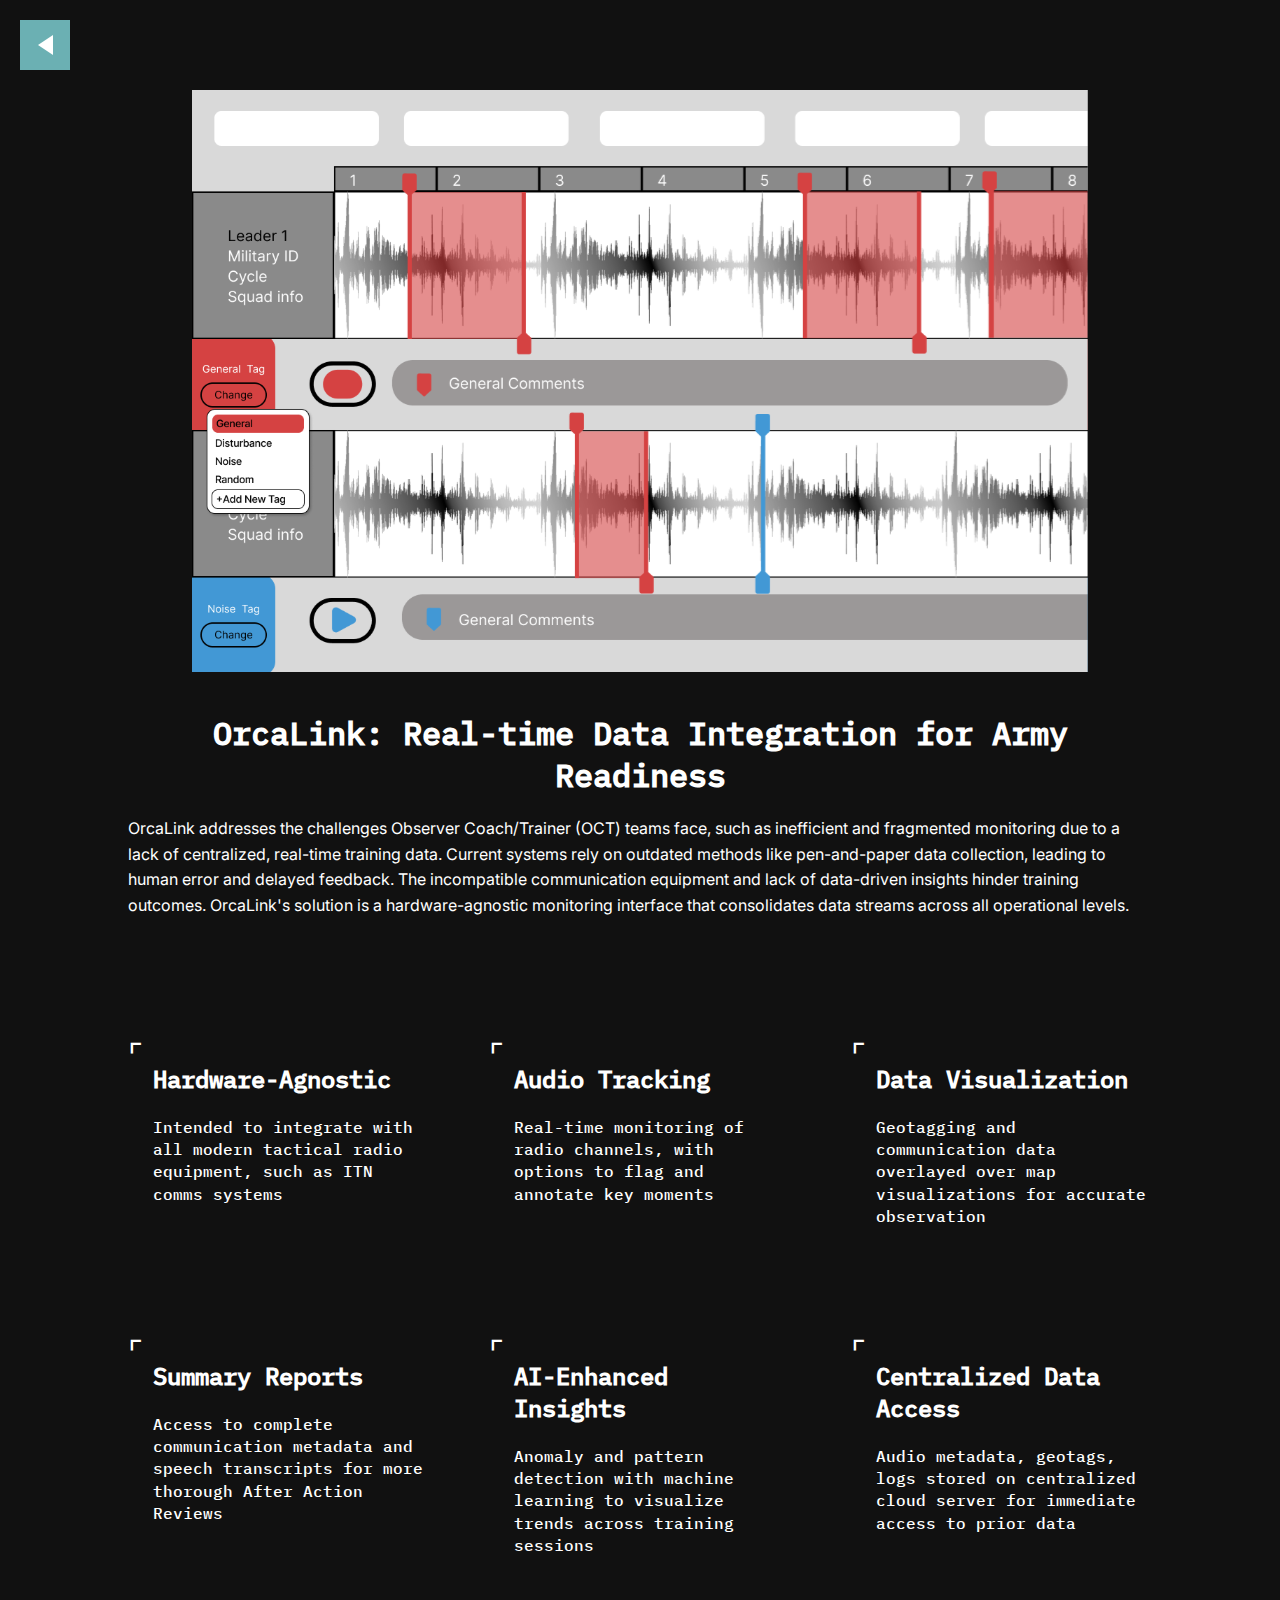
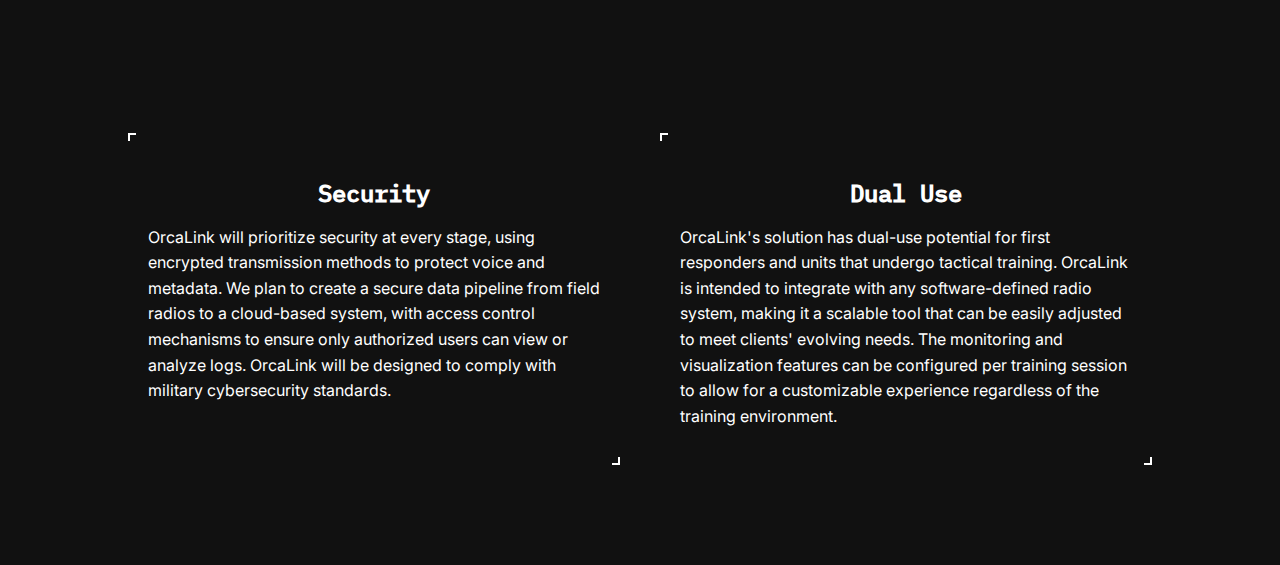
<file: product.html>
<!DOCTYPE html>
<html lang="en">
  <head>
    <meta charset="UTF-8" />
    <meta name="viewport" content="width=device-width, initial-scale=1.0" />
    <title>Product Page</title>
    <link rel="stylesheet" href="./product.css" />
  </head>
  <body>
    <div class="product-hero">
      <img src="./assets/images/dashboard.svg" alt="Product Image" />
    </div>

    <div class="product-details">
      <h1>OrcaLink: Real-time Data Integration for Army Readiness</h1>
      <p>
        OrcaLink addresses the challenges Observer Coach/Trainer (OCT) teams
        face, such as inefficient and fragmented monitoring due to a lack of
        centralized, real-time training data. Current systems rely on outdated
        methods like pen-and-paper data collection, leading to human error and
        delayed feedback. The incompatible communication equipment and lack of
        data-driven insights hinder training outcomes. OrcaLink's solution is a
        hardware-agnostic monitoring interface that consolidates data streams
        across all operational levels.
      </p>
    </div>

    <div class="key-features-grid">
      <div class="key-feature">
        <span class="bullet-point">&#x231C;</span>
        <div class="key-feature-text">
          <h3>Hardware-Agnostic</h3>
          <p>
            Intended to integrate with all modern tactical radio equipment, such
            as ITN comms systems
          </p>
        </div>
      </div>
      <div class="key-feature">
        <span class="bullet-point">&#x231C;</span>
        <div class="key-feature-text">
          <h3>Audio Tracking</h3>
          <p>
            Real-time monitoring of radio channels, with options to flag and
            annotate key moments
          </p>
        </div>
      </div>
      <div class="key-feature">
        <span class="bullet-point">&#x231C;</span>
        <div class="key-feature-text">
          <h3>Data Visualization</h3>
          <p>
            Geotagging and communication data overlayed over map visualizations
            for accurate observation
          </p>
        </div>
      </div>
      <div class="key-feature">
        <span class="bullet-point">&#x231C;</span>
        <div class="key-feature-text">
          <h3>Summary Reports</h3>
          <p>
            Access to complete communication metadata and speech transcripts for
            more thorough After Action Reviews
          </p>
        </div>
      </div>
      <div class="key-feature">
        <span class="bullet-point">&#x231C;</span>
        <div class="key-feature-text">
          <h3>AI-Enhanced Insights</h3>
          <p>
            Anomaly and pattern detection with machine learning to visualize
            trends across training sessions
          </p>
        </div>
      </div>
      <div class="key-feature">
        <span class="bullet-point">&#x231C;</span>
        <div class="key-feature-text">
          <h3>Centralized Data Access</h3>
          <p>
            Audio metadata, geotags, logs stored on centralized cloud server for
            immediate access to prior data
          </p>
        </div>
      </div>
    </div>

    <!--
    <div class="testimonials-section">
      <h2>Testimonials</h2>
      <div class="testimonial-grid">
        <div class="testimonial">
          <img src="./assets/images/pramodya.jpg" alt="Testimonial Image" />
          <div class="testimonial-text">
            <p class="quote">
              "Lorem ipsum dolor sit amet, consectetur adipiscing elit. Sed do
              eiusmod tempor incididunt ut labore et dolore magna aliqua. Ut
              enim ad minim veniam, quis nostrud."
            </p>
          </div>
        </div>
        <div class="testimonial">
          <img src="./assets/images/erika.jpg" alt="Testimonial Image" />
          <div class="testimonial-text">
            <p class="quote">
              "Lorem ipsum dolor sit amet, consectetur adipiscing elit. Sed do
              eiusmod tempor incididunt ut labore et dolore magna aliqua. Ut
              enim ad minim veniam, quis nostrud."
            </p>
          </div>
        </div>
      </div>
    </div>
  -->

    <div class="bottom-components">
      <div class="bottom-component">
        <h3>Security</h3>
        <p>
          OrcaLink will prioritize security at every stage, using encrypted
          transmission methods to protect voice and metadata. We plan to create
          a secure data pipeline from field radios to a cloud-based system, with
          access control mechanisms to ensure only authorized users can view or
          analyze logs. OrcaLink will be designed to comply with military
          cybersecurity standards.
        </p>
      </div>
      <div class="bottom-component">
        <h3>Dual Use</h3>
        <p>
          OrcaLink's solution has dual-use potential for first responders and
          units that undergo tactical training. OrcaLink is intended to
          integrate with any software-defined radio system, making it a scalable
          tool that can be easily adjusted to meet clients' evolving needs. The
          monitoring and visualization features can be configured per training
          session to allow for a customizable experience regardless of the
          training environment.
        </p>
      </div>
    </div>

    <a href="index.html" class="back-to-index"></a>
  </body>
</html>
</file>
<file: product.css>
@font-face {
  font-family: "Inter";
  src: url("../assets/fonts/Inter.ttf") format("truetype"); /* Adjust path if needed */
  font-weight: normal; /* Or specify font weights if available */
  font-style: normal; /* Or specify font styles if available */
}

@font-face {
  font-family: "IBM Plex Mono";
  src: url("../assets/fonts/IBMPlexMono-Medium.ttf") format("truetype"); /* Adjust path if needed */
  font-weight: normal; /* Or specify font weights if available */
  font-style: normal; /* Or specify font styles if available */
}

h1,
h2,
h3,
h4,
h5,
h6,
.product-details h1,
.key-feature h3,
.testimonials-section h2,
.bottom-component h3 {
  font-family: "IBM Plex Mono", monospace;
}

p,
.product-details p,
.key-feature p,
.quote,
.bottom-component p {
  font-family: "Inter", sans-serif;
}

body {
  margin: 0; /* Remove default body margins */
  font-family: sans-serif;
  background-color: #111; /* Almost black - adjust as needed */
  color: white; /* White text */
  font-family: "IBM Plex Mono", monospace;
}

.product-hero {
  width: 100%;
  margin-top: 10vh; /* Start 20% down from the top */
  overflow: hidden; /* Hide any overflowing image content */
}

.product-hero img {
  width: 70%; /* 70% of the parent container's width */
  height: auto;
  display: block;
  object-fit: cover;
  object-position: center;
  margin: 0 auto; /* Center the image */
}

.product-details {
  width: 80%;
  max-width: 1200px; /* Set a maximum width */
  margin: 40px auto; /* Center the container */
  text-align: center; /* Center the title */
}

.product-details h1 {
  font-size: 2em;
  margin-bottom: 20px;
}

.product-details p {
  text-align: left; /* Left-align the description */
  font-size: 1em;
  line-height: 1.6; /* Improve readability */
}

.key-features-grid {
  display: grid;
  grid-template-columns: repeat(3, 1fr);
  grid-template-rows: repeat(2, 1fr);
  grid-gap: 60px; /* Increased gap between rows and columns */
  padding: 60px; /* Increased padding around the grid */
  width: 80%;
  max-width: 1200px;
  margin: 60px auto; /* Increased margin around the grid */
}

.key-feature {
  display: flex; /* Enable flexbox */
  flex-direction: row; /* Arrange items horizontally */
  align-items: flex-start; /* Align items to the top */
}

.bullet-point {
  font-size: 2em;
  margin-right: 10px; /* Space between bullet and heading */
  line-height: 1;
}

.key-feature-text {
  /* New container for h3 and p */
  display: flex;
  flex-direction: column; /* Stack h3 and p vertically */
}

.key-feature h3 {
  font-size: 1.5em;
  margin-bottom: 5px;
  margin-right: 10px; /* Space between heading and description */
  font-family: "IBM Plex Mono", monospace; /* IBM Plex Mono for headings */
}

.key-feature p {
  font-size: 1em;
  line-height: 1.4;
  font-family: "IBM Plex Mono", monospace; /* IBM Plex Mono for paragraphs */
}

/* Responsive adjustments (example) */
@media (max-width: 768px) {
  .key-features-grid {
    grid-template-columns: repeat(2, 1fr);
    grid-template-rows: repeat(3, 1fr);
    grid-gap: 30px; /* Adjust gap */
    padding: 30px; /* Adjust padding */
    margin: 30px auto; /* Adjust margin */
  }

  .key-feature {
    flex-direction: column; /* Stack components vertically */
    align-items: flex-start; /* Align to the left on smaller screens */
  }

  .bullet-point {
    margin-right: 0;
    margin-bottom: 5px;
  }

  .key-feature-text {
    /* Stack h3 and p vertically */
    flex-direction: column;
  }

  .key-feature h3 {
    margin-right: 0;
    margin-bottom: 5px;
  }
  .key-feature p {
    font-size: 0.9em;
    font-family: "IBM Plex Mono", monospace;
  }
}

.testimonials-section {
  width: 80%;
  max-width: 1200px;
  margin: 60px auto; /* Space above and below */
  text-align: center; /* Center the heading */
}

.testimonials-section h2 {
  font-size: 2em;
  margin-bottom: 30px;
}

.testimonial-grid {
  display: flex;
  justify-content: center;
  gap: 60px; /* Increased gap */
}

.testimonial {
  display: flex;
  align-items: flex-start;
  flex: 1;
  border: 0px solid #ccc; /* Added border */
  padding: 20px; /* Added padding */
  border-radius: 8px; /* Optional: Add rounded corners */
  position: relative;
}

.testimonial::before,
.testimonial::after {
    content: "";
    position: absolute;
    width: 6px; /* Adjust size as needed */
    height: 6px; /* Adjust size as needed */
    border-style: solid; /* Must be solid to show */
    border-color: white; /* Or your preferred color */
    z-index: 1; /* Ensure they're above the image */
}

.testimonial::before { /* Top-left corner */
    top: 0;
    left: 0;
    border-width: 2px 0 0 2px; /* Top and left borders */
}

.testimonial::after { /* Bottom-right corner */
    bottom: 0;
    right: 0;
    border-width: 0 2px 2px 0; /* Bottom and right borders */
}

.testimonial img {
  width: 100px;
  height: 100px;
  border-radius: 0%; /* Make image square */
  object-fit: cover;
  margin-right: 20px;
}

.testimonial-text {
  text-align: left; /* Left align the text */
}

.quote {
  font-style: italic;
  color: #666; /* Example gray color */
}

/* Responsive adjustments */
@media (max-width: 768px) {
  .testimonial-grid {
    flex-direction: column;
    gap: 40px; /* Adjust gap for smaller screens */
  }

  .testimonial {
    flex-direction: column; /* Stack image and text vertically */
    align-items: center; /* Center horizontally */
    text-align: center;
  }

  .testimonial img {
    margin-right: 0;
    margin-bottom: 10px;
  }

  .testimonial-text {
    text-align: center;
  }
}

.bottom-components {
  display: flex;
  justify-content: center;
  gap: 40px;
  width: 80%;
  max-width: 1200px;
  margin: 100px auto; /* Increased margin for more spacing */
}

.bottom-component {
  flex: 1;
  padding: 20px;
  /* border: 1px solid #ccc;  Removed border */
  border-radius: 8px;
  text-align: center; /* Center text within the component */
  position: relative;
}

.bottom-component::before,
.bottom-component::after {
    content: "";
    position: absolute;
    width: 6px; /* Adjust size as needed */
    height: 6px; /* Adjust size as needed */
    border-style: solid; /* Must be solid to show */
    border-color: white; /* Or your preferred color */
    z-index: 1; /* Ensure they're above the image */
}

.bottom-component::before { /* Top-left corner */
    top: 0;
    left: 0;
    border-width: 2px 0 0 2px; /* Top and left borders */
}

.bottom-component::after { /* Bottom-right corner */
    bottom: 0;
    right: 0;
    border-width: 0 2px 2px 0; /* Bottom and right borders */
}

.bottom-component h3 {
  font-size: 1.5em;
  margin-bottom: 10px;
  text-align: center; /* Center the heading */
}

.bottom-component p {
  text-align: left;
  line-height: 1.6;
}

/* Responsive adjustments */
@media (max-width: 768px) {
  .bottom-components {
    flex-direction: column; /* Stack components vertically */
    gap: 20px;
  }

  .bottom-component {
    text-align: center; /* Center text on smaller screens */
  }
}
.back-to-index {
  position: fixed;
  top: 20px;
  left: 20px;
  width: 50px;
  height: 50px;
  background-color: #6bb0b3; /* Teal background */
  border: none;
  z-index: 2;
  display: flex;
  justify-content: center;
  align-items: center;
  cursor: pointer;
  overflow: hidden; /* Hide the square arrow */
  text-decoration: none; /* Remove underline */
  color: white; /* White arrow */
  transition: background-color 0.3s ease; /* Smooth transition on hover */
}

.back-to-index:hover {
  background-color: #559194; /* Slightly darker teal on hover */
}

.back-to-index::before { /* Triangle arrow */
  content: "";
  width: 0;
  height: 0;
  border-top: 10px solid transparent; /* Adjust size as needed */
  border-bottom: 10px solid transparent; /* Adjust size as needed */
  border-right: 15px solid white; /* Adjust size as needed */
}

.back-to-index:hover {
  background-color: #559194; /* Slightly darker teal on hover */
}
</file>
